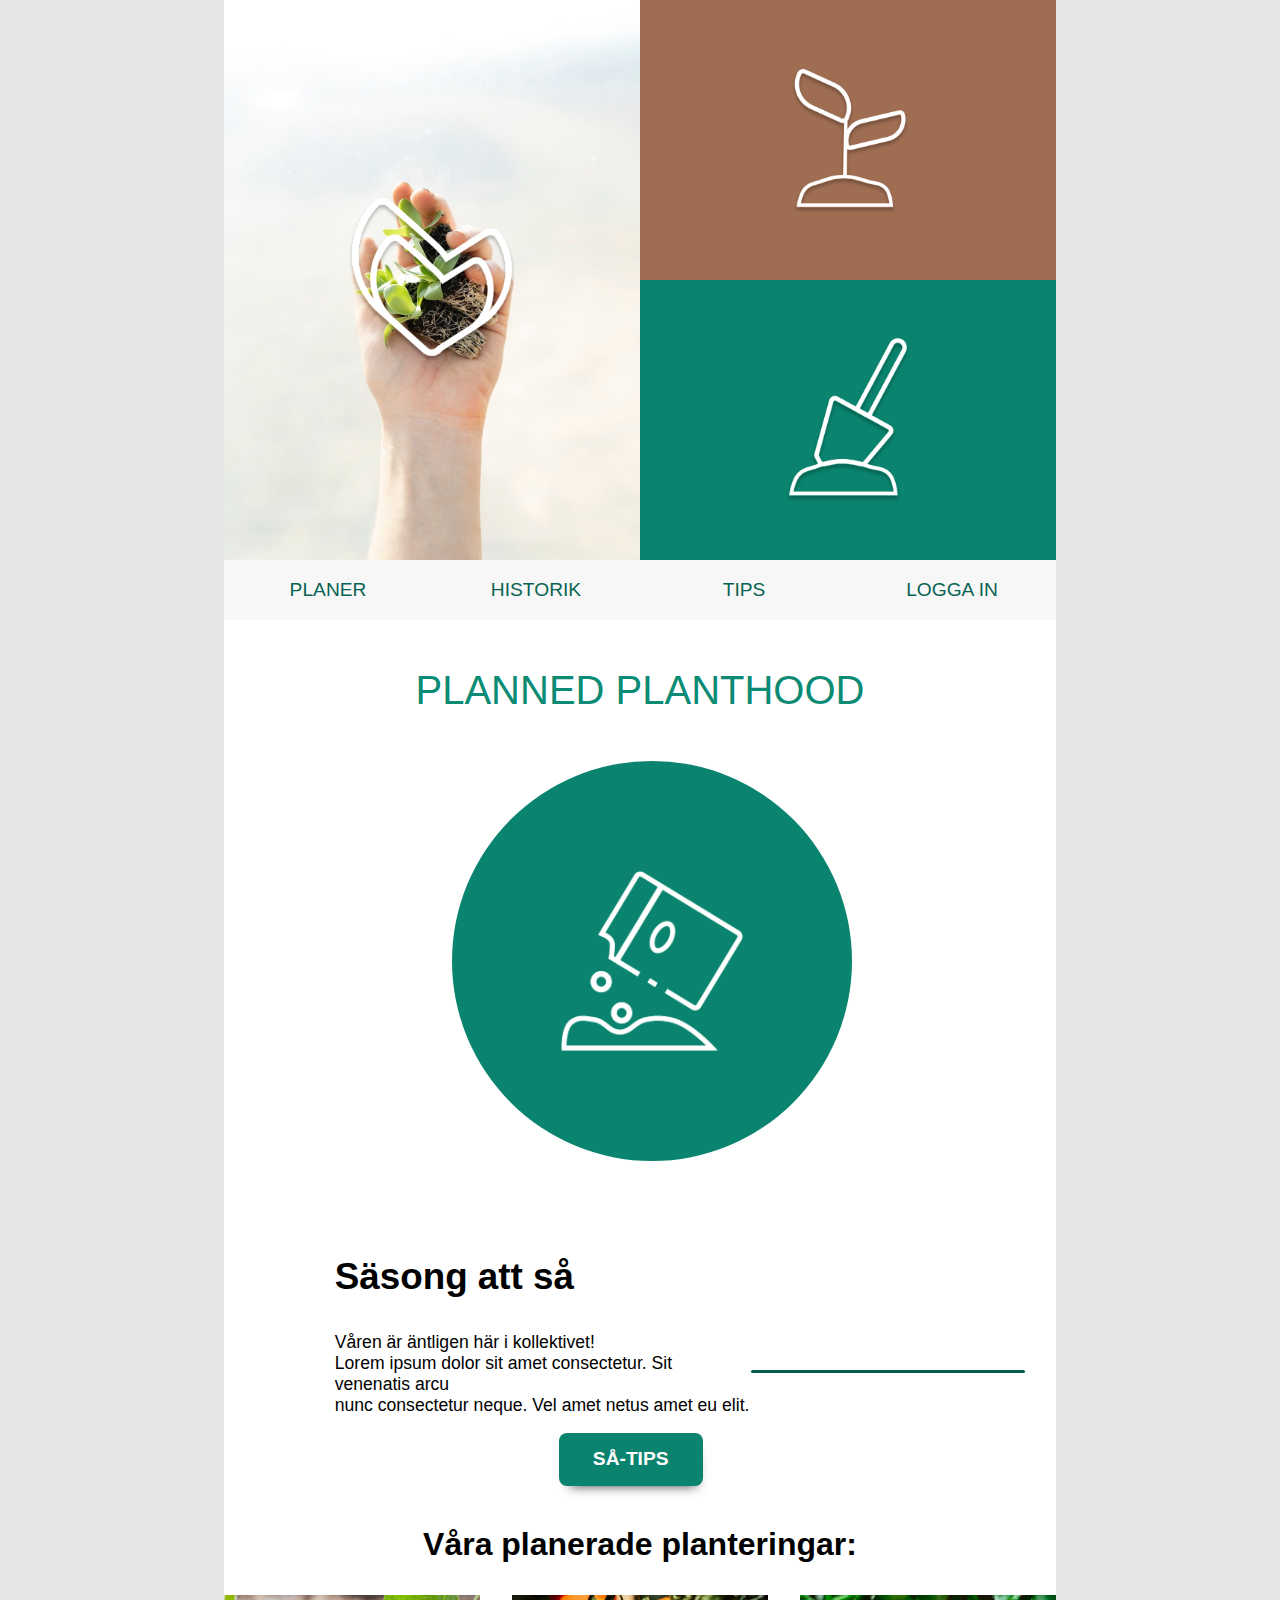
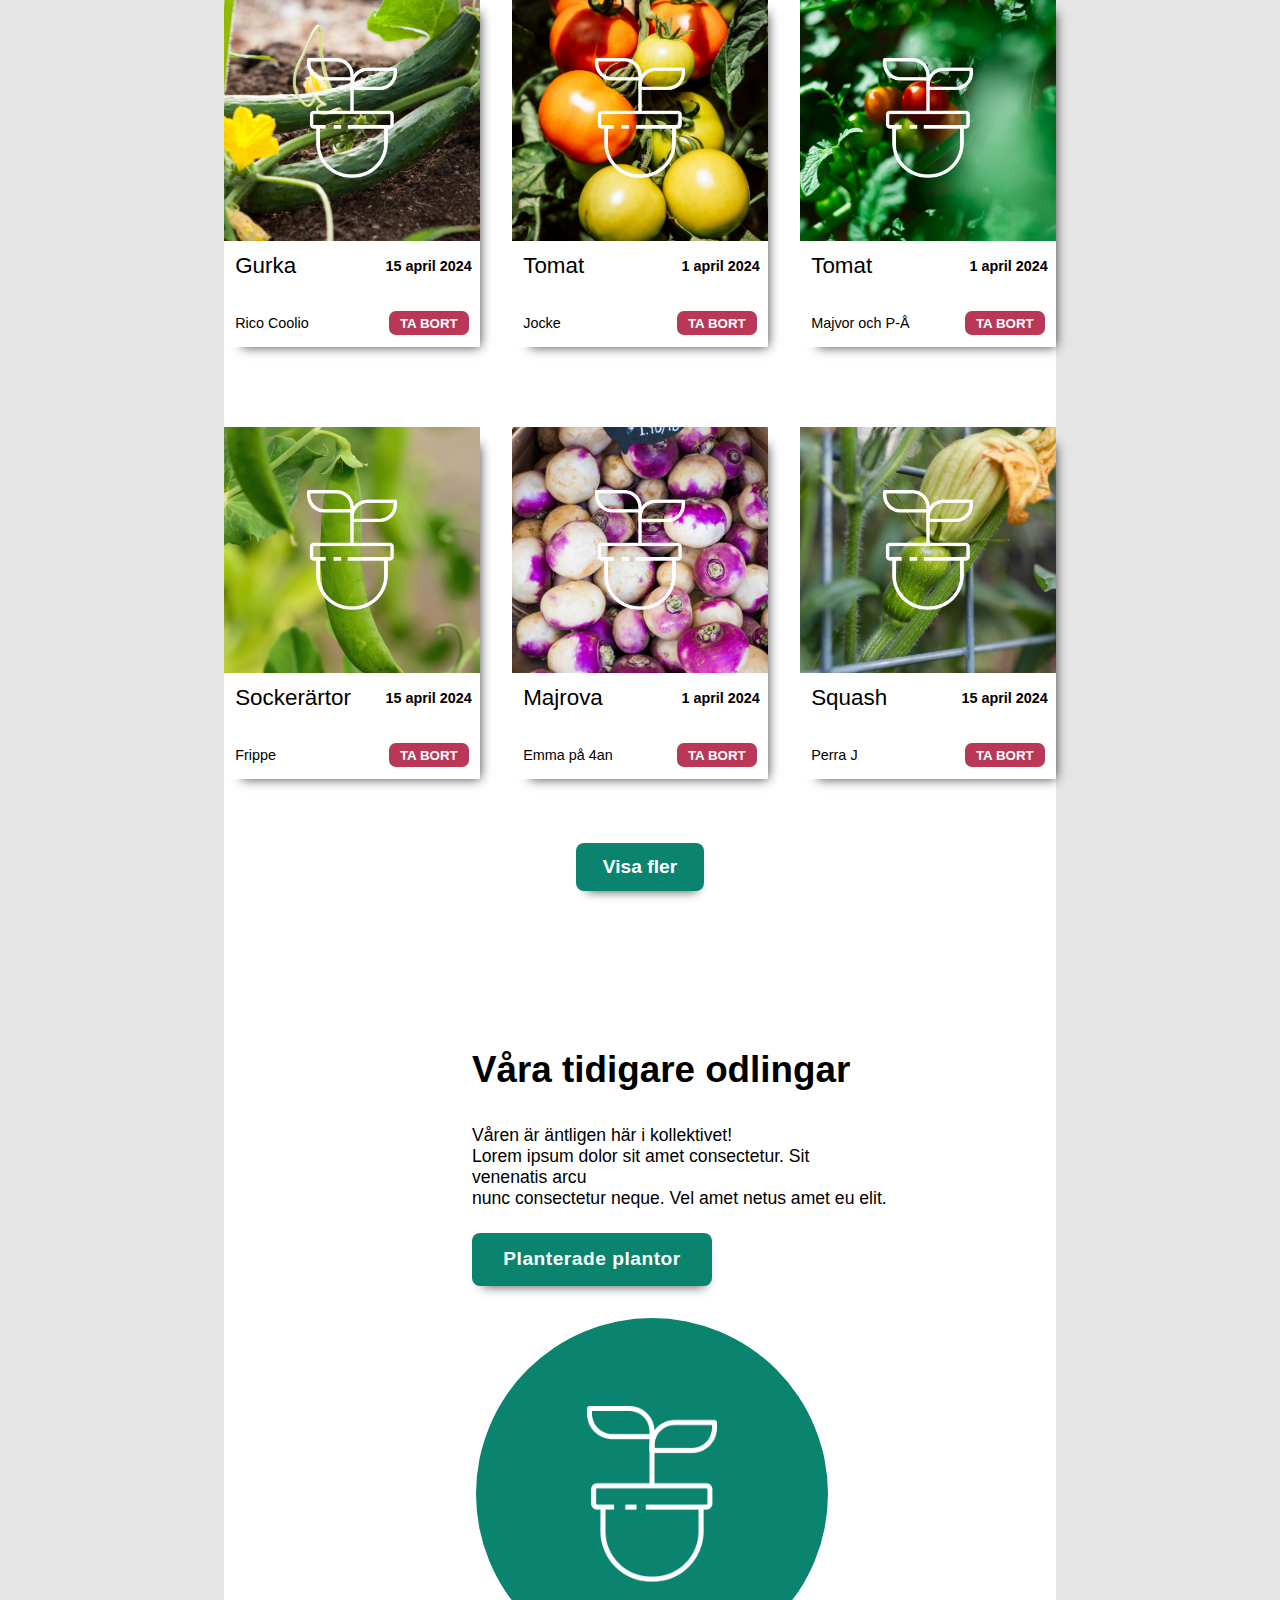
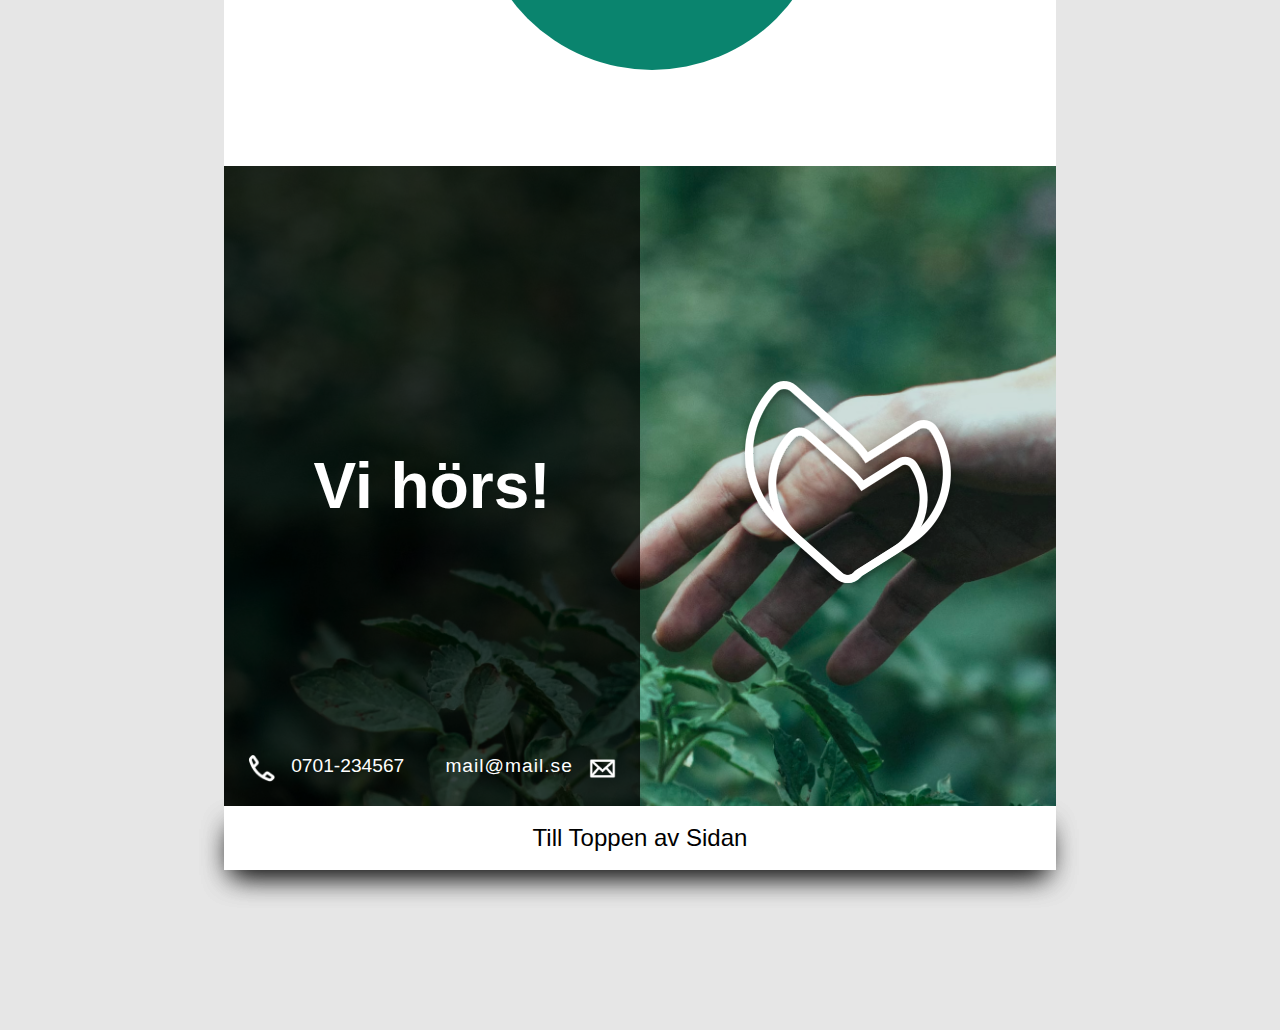
<file: index.html>
<!DOCTYPE html>
<html lang="en">
<head>
  <meta charset="UTF-8">
  <meta name="viewport" content="width=device-width, initial-scale=1.0">
  <title>Planned Planthood</title>
  <link rel="stylesheet" href="styles.css">
  <link rel="stylesheet" href="responsivity.css">
  <link rel="icon" href="icons/Logo.png" type="image/x-icon">
</head>
<body>



<header class="header">


     <section class="header__mobile__hamburger__icon__container">
          <div class="header__mobile__hamburger__icon__part"></div>
          <div class="header__mobile__hamburger__icon__part"></div>
          <div class="header__mobile__hamburger__icon__part"></div>
     </section>


     <div class="header__img-wrapper">
          <img class="header__img" src="images/hand.jpeg" alt="Hand som håller i små plantor">
          <img class="header__img__icon" src="icons/Logo.png" alt="Logotype">
     </div>

     <div class="header__rectangle">
          <img class="header__rectangle__icon" src="icons/seedling.png" alt="An icon of a seedling sprouting out from the ground.">
     </div>

     <div class="header__rectangle">
          <img class="header__rectangle__icon" src="icons/dig.png" alt="An icon of a shovel digging in the dirt">
     </div>
</header>

<nav class="nav__bar">
     <a class="nav__bar__button">PLANER</a>
     <a class="nav__bar__button">HISTORIK</a>
     <a class="nav__bar__button">TIPS</a>
     <a class="nav__bar__button" href="index2.html">LOGGA IN</a>


</nav>

<main>

     <section class="planned__planthood__section">
        
           <h1 class="planned__planthood__section__heading">PLANNED PLANTHOOD</h1>
           <div class="planned__planthood__section__circle">
               <img class="planned__planthood__section__circle__icon" src="icons/Vectorseedpackage.png" alt="Icon of fertilizer being poured into soil.">
           </div>
          <section class="planned__planthood__section__text__section">
               <h2 class="planned__planthood__section__heading__second">Säsong att så</h2>
               <p class="planned__planthood__section__paragraph">Våren är äntligen här i kollektivet!<br> Lorem ipsum dolor sit amet consectetur. 
               Sit venenatis arcu<br class="line__break__desktop"> nunc consectetur neque. Vel amet netus amet eu <br class="line__break__mobile">elit.</p>
               <button class="planned__planthood__section__button">SÅ-TIPS</button>
          </section>
 
          <div class="planned__planthood__section__divider"></div>


     </section>


     <section class="planerade__planteringar__section">

          <h2 class="planerade__planteringar__section__header">Våra planerade planteringar:</h2>
          <section class="planerade__plantering__section__showcase__section">

               <div class="showcase__section__container">

                    <div class="showcase__section__container__image__wrapper">
                         <img class="showcase__section__container__image" src="images/gurka.avif" alt="A picture of a cucumber growing from the plant connected to the ground.">
                         <img class="showcase__section__container__icon" src="icons/plant.png" alt="An icon of a plant with two leafs still in its pot.">
                    </div>

                    <section class="showcase__section__container__text__section">
                         <h3 class="showcase__section__container__header">Gurka</h3>
                         <p class="showcase__section__container__date">15 april 2024</p>
                         <p class="showcase__section__container__name">Rico Coolio</p>
                         <button class="showcase__section__container__button">TA BORT</button>
                         <img class="showcase__section__trashcan__icon" src="icons/trashcan.png" alt="An icon of a trashcan">
                    </section>

               </div>

               <div class="showcase__section__container">

                    <div class="showcase__section__container__image__wrapper">
                         <img class="showcase__section__container__image" src="images/tomater.avif" alt="A picture of a cucumber growing from the plant connected to the ground.">
                         <img class="showcase__section__container__icon" src="icons/plant.png" alt="An icon of a plant with two leafs still in its pot.">
                    </div>

                    <section class="showcase__section__container__text__section">
                         <h3 class="showcase__section__container__header">Tomat</h3>
                         <p class="showcase__section__container__date">1 april 2024</p>
                         <p class="showcase__section__container__name">Jocke</p>
                         <button class="showcase__section__container__button">TA BORT</button>
                         <img class="showcase__section__trashcan__icon" src="icons/trashcan.png" alt="An icon of a trashcan">
                    </section>

               </div>

               <div class="showcase__section__container">

                    <div class="showcase__section__container__image__wrapper">
                         <img class="showcase__section__container__image" src="images/tomat.avif" alt="A picture of a cucumber growing from the plant connected to the ground.">
                         <img class="showcase__section__container__icon" src="icons/plant.png" alt="An icon of a plant with two leafs still in its pot.">
                    </div>

                    <section class="showcase__section__container__text__section">
                         <h3 class="showcase__section__container__header">Tomat</h3>
                         <p class="showcase__section__container__date">1 april 2024</p>
                         <p class="showcase__section__container__name">Majvor och P-Å</p>
                         <button class="showcase__section__container__button">TA BORT</button>
                         <img class="showcase__section__trashcan__icon" src="icons/trashcan.png" alt="An icon of a trashcan">
                    </section>

               </div>

               <div class="showcase__section__container">

                    <div class="showcase__section__container__image__wrapper">
                         <img class="showcase__section__container__image" src="images/ärta.avif" alt="A picture of a cucumber growing from the plant connected to the ground.">
                         <img class="showcase__section__container__icon" src="icons/plant.png" alt="An icon of a plant with two leafs still in its pot.">
                    </div>

                    <section class="showcase__section__container__text__section">
                         <h3 class="showcase__section__container__header">Sockerärtor</h3>
                         <p class="showcase__section__container__date">15 april 2024</p>
                         <p class="showcase__section__container__name">Frippe</p>
                         <button class="showcase__section__container__button">TA BORT</button>
                         <img class="showcase__section__trashcan__icon" src="icons/trashcan.png" alt="An icon of a trashcan">
                    </section>

               </div>

               <div class="showcase__section__container">

                    <div class="showcase__section__container__image__wrapper">
                         <img class="showcase__section__container__image" src="images/lilagrönsak.avif" alt="A picture of a cucumber growing from the plant connected to the ground.">
                         <img class="showcase__section__container__icon" src="icons/plant.png" alt="An icon of a plant with two leafs still in its pot.">
                    </div>

                    <section class="showcase__section__container__text__section">
                         <h3 class="showcase__section__container__header">Majrova</h3>
                         <p class="showcase__section__container__date">1 april 2024</p>
                         <p class="showcase__section__container__name">Emma på 4an</p>
                         <button class="showcase__section__container__button">TA BORT</button>
                         <img class="showcase__section__trashcan__icon" src="icons/trashcan.png" alt="An icon of a trashcan">
                    </section>

               </div>

               <div class="showcase__section__container">

                    <div class="showcase__section__container__image__wrapper">
                         <img class="showcase__section__container__image" src="images/cloesupväxt.avif" alt="A picture of a cucumber growing from the plant connected to the ground.">
                         <img class="showcase__section__container__icon" src="icons/plant.png" alt="An icon of a plant with two leafs still in its pot.">
                    </div>

                    <section class="showcase__section__container__text__section">
                         <h3 class="showcase__section__container__header">Squash</h3>
                         <p class="showcase__section__container__date">15 april 2024</p>
                         <p class="showcase__section__container__name">Perra J</p>
                         <button class="showcase__section__container__button">TA BORT</button>
                         <img class="showcase__section__trashcan__icon" src="icons/trashcan.png" alt="An icon of a trashcan">
                    </section>

               </div>

          </section>

          <button class="showcase__section__button">Visa fler</button>

     </section>

     <section class="tidigare__odlingar__section">

         <section class="tidigare__odlingar__section__text__section">
              <h2 class="tidigare__odlingar__section__heading__second">Våra tidigare odlingar</h2>
              <p class="tidigare__odlingar__section__paragraph">Våren är äntligen här i kollektivet!<br> Lorem ipsum dolor sit amet consectetur. 
              Sit venenatis arcu<br class="line__break__desktop"> nunc consectetur neque. Vel amet netus amet eu <br class="line__break__mobile">elit.</p>
              <button class="tidigare__odlingar__section__button">Planterade plantor</button>
         </section>
         <div class="tidigare__odlingar__section__circle">
          <img class="tidigare__odlingar__section__circle__icon" src="icons/plant.png" alt="Icon of fertilizer being poured into soil.">
      </div>


    </section>

</main>

<footer class="footer">

     <img class="footer__img" src="images/handsidan.avif" alt="En hand som försiktigt nuddar en växt.">


     <div class="footer__container__container">
          <div class="footer__container">
               <h2 class="footer__container__header">Vi hörs!</h2>
               <img class="footer__telephone__icon" src="icons/telephone.png" alt="An icon of a telephone.">
               <p class="footer__telephone__number">0701-234567</p>
               <p class="footer__mail__adress">mail@mail.se</p>
               <img class="footer__mail__icon" src="icons/envelope.png" alt="An icon of an envelope.">
          </div>
         
          <div class="footer__container">
         
              <img class="footer__container__icon" src="icons/Logo.png" alt="Logotype">
         
          </div>
     </div>

</footer>

<a href="#" class="go__to__top__button"><button class="go__to__top__button">Till Toppen av Sidan</button></a>

  
</body>
</html>
</file>
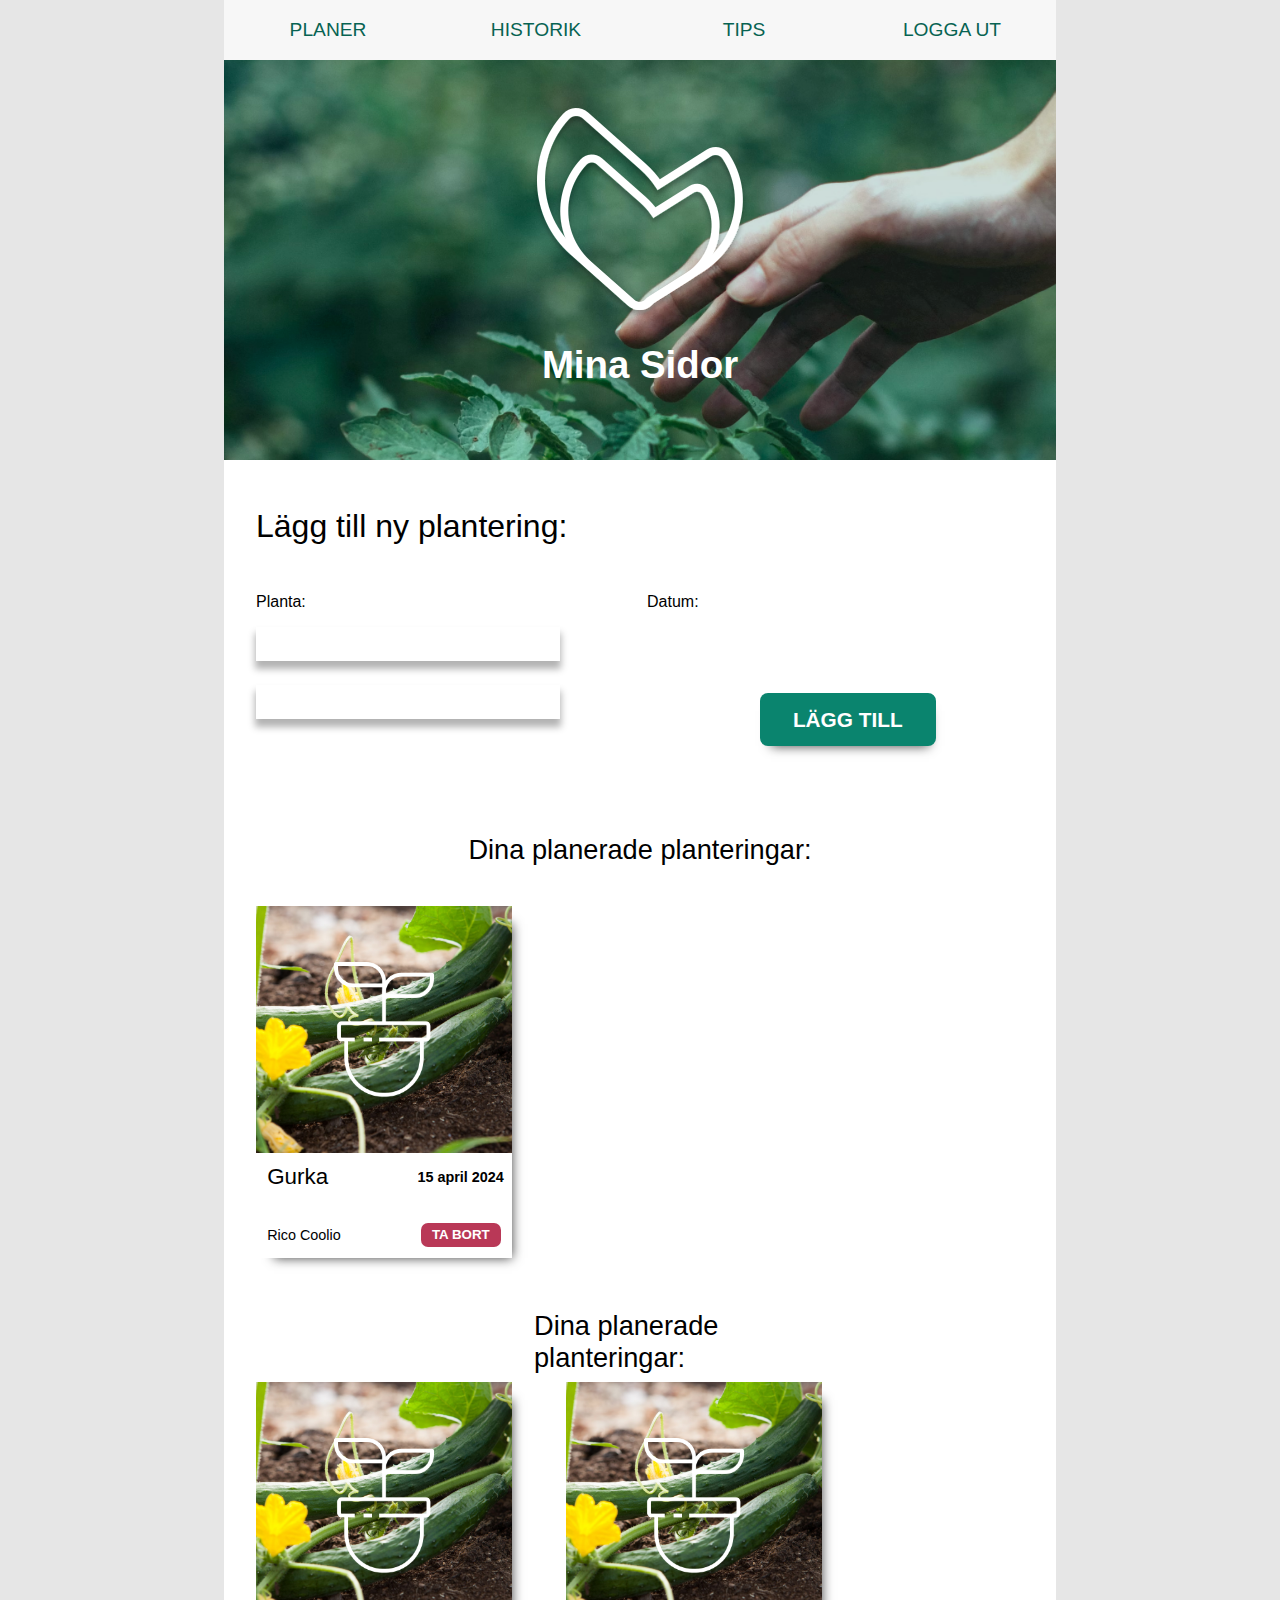
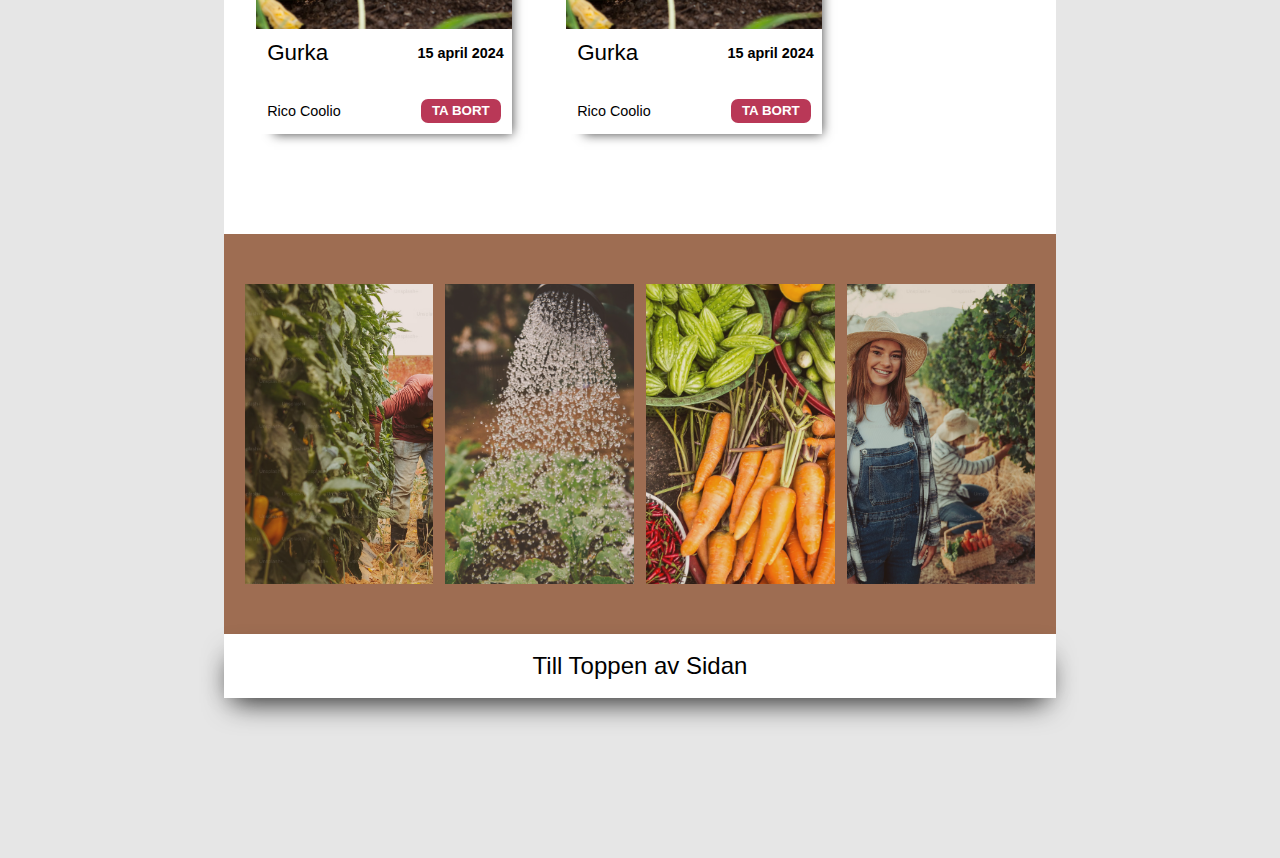
<file: index2.html>
<!DOCTYPE html>
<html lang="en">
<head>
    <meta charset="UTF-8">
    <meta name="viewport" content="width=device-width, initial-scale=1.0">
    <title>Mina sidor</title>
    <link rel="stylesheet" href="styles2.css">
    <link rel="stylesheet" href="responsivity2.css">
    <link rel="icon" href="icons/Logo.png" type="image/x-icon">
</head>
<body>


    <nav class="nav__bar">
        <a class="nav__bar__button">PLANER</a>
        <a class="nav__bar__button">HISTORIK</a>
        <a class="nav__bar__button">TIPS</a>
        <a class="nav__bar__button" href="index.html">LOGGA UT</a>
   </nav>

   <header class="header">
     <section class="header__mobile__hamburger__icon__container">
          <div class="header__mobile__hamburger__icon__part"></div>
          <div class="header__mobile__hamburger__icon__part"></div>
          <div class="header__mobile__hamburger__icon__part"></div>
     </section>

        <img class="header__img" src="images/handsidan.avif" alt="En hand som nuddar en växt.">
        <div class="header__container">
        <img class="header__icon" src="icons/Logo.png" alt="Logotype">
        <h1 class="header__heading">Mina Sidor</h1>
        </div>
   </header>


<main>

   <section class="ny__plantering__section">
        <h2 class="ny__plantering__section__heading">Lägg till ny plantering:</h2>
        <p class="ny__plantering__section__input__type">Planta:</p>
        <p class="ny__plantering__section__input__type">Datum:</p>
        <input class="ny__plantering__section__input">
        <input class="ny__plantering__section__input">
        <button class="ny__plantering__section__button">LÄGG TILL</button>
   </section>   

   <section class="planerade__planteringar__section">
        <h2 class="planerade__planteringar__section__heading">Dina planerade planteringar:</h2>

        <div class="showcase__section__container">

          <div class="showcase__section__container__image__wrapper">
               <img class="showcase__section__container__image" src="images/gurka.avif" alt="A picture of a cucumber growing from the plant connected to the ground.">
               <img class="showcase__section__container__icon" src="icons/plant.png" alt="An icon of a plant with two leafs still in its pot.">
          </div>

          <section class="showcase__section__container__text__section">
               <h3 class="showcase__section__container__header">Gurka</h3>
               <p class="showcase__section__container__date">15 april 2024</p>
               <p class="showcase__section__container__name">Rico Coolio</p>
               <button class="showcase__section__container__button">TA BORT</button>
               <img class="showcase__section__trashcan__icon" src="icons/trashcan.png" alt="An icon of a trashcan">
          </section>

          </div>

          <h2 class="planerade__planteringar__section__second__heading">Dina planerade planteringar:</h2>

          <div class="showcase__section__container">

               <div class="showcase__section__container__image__wrapper">
                    <img class="showcase__section__container__image" src="images/gurka.avif" alt="A picture of a cucumber growing from the plant connected to the ground.">
                    <img class="showcase__section__container__icon" src="icons/plant.png" alt="An icon of a plant with two leafs still in its pot.">
               </div>
     
               <section class="showcase__section__container__text__section">
                    <h3 class="showcase__section__container__header">Gurka</h3>
                    <p class="showcase__section__container__date">15 april 2024</p>
                    <p class="showcase__section__container__name">Rico Coolio</p>
                    <button class="showcase__section__container__button">TA BORT</button>
                    <img class="showcase__section__trashcan__icon" src="icons/trashcan.png" alt="An icon of a trashcan">
               </section>
     
               </div>

               <div class="showcase__section__container">

                    <div class="showcase__section__container__image__wrapper">
                         <img class="showcase__section__container__image" src="images/gurka.avif" alt="A picture of a cucumber growing from the plant connected to the ground.">
                         <img class="showcase__section__container__icon" src="icons/plant.png" alt="An icon of a plant with two leafs still in its pot.">
                    </div>
          
                    <section class="showcase__section__container__text__section">
                         <h3 class="showcase__section__container__header">Gurka</h3>
                         <p class="showcase__section__container__date">15 april 2024</p>
                         <p class="showcase__section__container__name">Rico Coolio</p>
                         <button class="showcase__section__container__button">TA BORT</button>
                         <img class="showcase__section__trashcan__icon" src="icons/trashcan.png" alt="An icon of a trashcan">
                    </section>
          
                    </div>

 </section>

</main>



<footer class="footer">
     <div class="footer__img__container">
          <div class="footer__img__wrapper">
               <img class="footer__img" src="images/plockar.avif" alt="A picture of a man picking vegetables from its plant.">
          </div>
          
          <div class="footer__img__wrapper">
               <img class="footer__img" src="images/vattenkanna.avif" alt="A watering can pouring water onto plants.">
          </div>

          <div class="footer__img__wrapper">
               <img class="footer__img" src="images/massagrönsaker.avif" alt="A picture of a bunch of diffrent vegetables.">
          </div>

          <div class="footer__img__wrapper">
               <img class="footer__img" src="images/tjejmedhatt.avif" alt="A picture of a girl posing while another person in the background is picking vegetables of a plant.">
          </div>
     </div>
</footer>


<a href="#" class="go__to__top__button"><button class="go__to__top__button">Till Toppen av Sidan</button></a>





    
</body>
</html>
</file>
<file: styles.css>
html  {
    margin: 0;
    padding: 0;
    background-color: rgb(230, 230, 230);
}

body {
    width: 65%;
    background-color: white;
    margin: auto;
    margin-bottom: 10rem;
}

main {
    width: 100%;
    height: auto;
    background-color: white;
}

.header {
    height: 35em;
    width: 100%;
    min-width: 80%;
    overflow: hidden;
    display: flex;
    flex-direction: column;
    flex-wrap: wrap;
    justify-content: center;
}

.header__mobile__hamburger__icon__container {
    display: none;
}

.header__mobile__hamburger__icon__part {
    display: none;
}

button:hover {
    cursor: pointer;
}

@media only screen and (max-width: 1200px) {
    .header__img {
      min-height: 100%;
      min-width: 100%;
    }
  }


.header__img-wrapper {
    display: flex; 
    justify-content: center;
    align-items: center;
    height: 100%;
    width: 50%;
}

.header__img {
    height:auto;
    width: 100%;
}

.header__img__icon {
    height: auto;
    width: 13%;
    position: absolute;
}



.header__rectangle {
    height: 50%;
    width: 50%;
    display: flex;
    justify-content: center;
    align-items: center;
}

.header__rectangle__icon {
    height: auto;
    width: 30%;
}

.header__rectangle:nth-of-type(2) {
    background-color: #9E6D52
}

.header__rectangle:nth-of-type(3) {
    background-color: #0A846E;
}


.nav__bar {
    width: 100%;
    height: auto;
    background-color: white;
    display: flex;
    gap: 0;
}

.nav__bar__button {
    border-radius: 0;
    border: none;
    background-color: rgb(247, 247, 247);
    font-size: 1.2rem;
    font-family:'Arial Narrow', Arial;
    width: 25%;
    height: auto;
    padding: 1.2rem 0 1.2rem 0;
    color: #076352;
    font-weight: 500;
    transition: 0.2s;
    text-decoration: none;
    text-align: center;
}

.nav__bar__button:hover {
    background-color: rgb(211, 211, 211);
    transition: 0.1s;
}



.planned__planthood__section {
    padding-top: 3rem;
    display: flex;
    justify-content: center;
    flex-wrap: wrap;
    padding-bottom: 2.5rem;
}

.planned__planthood__section__heading {
    width: 100%;
    margin: 0;
    padding-bottom: 3rem;
    font-size: 2.5rem;
    font-family:'Arial Narrow', Arial;
    font-weight: 500;
    color: #0b8b74;
    text-align: center;
}

.planned__planthood__section__circle {
    width: 25rem;
    height: 25rem;
    background-color: #0A846E;
    border-radius: 50%;
    display: flex;
    justify-content: center;
    align-items: center;
    margin-left: 1.5rem;
    order: 1;
    align-self: flex-start;
}

.planned__planthood__section__circle__icon {
    padding: 30%;
    height: 45%;
    width: auto;
}

.planned__planthood__section__text__section {
    width: 50%;
    height: auto;
    margin-left: 5rem;
    margin-top: 4rem;
    display: flex;
    flex-direction: column;
    order: 2;
}

.line__break__mobile {
    display: none;
}

.planned__planthood__section__heading__second {
    font-family:'Segoe UI', Tahoma, Verdana, sans-serif;
    margin-bottom: 1rem;
    font-size: 2.3rem;
}


.planned__planthood__section__paragraph {
    font-family:'Segoe UI', Tahoma, Verdana, sans-serif;
    font-size: 1.1rem;
}

.planned__planthood__section__button {
    color: white;
    background-color: #0A846E;
    height: 3.3rem;
    width: 9rem;
    font-size: 1.2rem;
    font-family:'Arial Narrow', Arial;
    font-weight: 600;
    border-radius: 8px;
    border: 0;
    align-self: flex-end;
    margin-right: 3rem;
    transition: 0.2s;
    margin-top: 0;
    box-shadow: 2px 9px 11px -9px rgba(0,0,0,0.75);
    -webkit-box-shadow: 2px 9px 11px -9px rgba(0,0,0,0.75);
    -moz-box-shadow: 2px 9px 11px -9px rgba(0,0,0,0.75);
}

.planned__planthood__section__button:hover {
    background-color: #075e4e;
    transition: 0.1s;
}

.planned__planthood__section__divider {
    background-color: #075e4e;
    width: 33%;
    height: 3px;
    border-radius: 10px;
    align-self: center;
    margin-top: 6rem;
    order: 3;
}


.planerade__planteringar__section {
    width: 100%;
    background-color: white;
}

.planerade__planteringar__section__header {
    color: black;
    font-family: 'Arial Narrow', Helvetica, sans-serif;
    font-size: 2rem;
    margin: auto;
    text-align: center;
}

.planerade__plantering__section__showcase__section {
    width: 100%;
    display: flex;
    flex-wrap: wrap;
    align-items: center;
    justify-content: center;
    gap: 2rem;
}

@media only screen and (min-width: 1700px) {
    .planerade__plantering__section__showcase__section {
      gap: 5rem
    }
  }


.showcase__section__container {
    width: 16rem;
    height: 22rem;
    background-color: rgb(255, 255, 255);
    margin: 2rem 0 1rem 0;
    box-shadow: 9px 9px 11px -9px rgba(0,0,0,0.75);
    -webkit-box-shadow: 9px 9px 11px -9px rgba(0,0,0,0.75);
    -moz-box-shadow: 9px 9px 11px -9px rgba(0,0,0,0.75);
}

.showcase__section__container__image__wrapper {
    margin: 0;
    width: 100%;
    height: 70%;
    display: flex;
    justify-content: center;
    align-items: center;
    flex-direction: column;
    overflow: hidden;
}

.showcase__section__container__image {
    object-fit: cover;
    margin: 0;
    max-width: 100%;
    max-height: 100%;
    transform: scale(1.8);
}

.showcase__section__container__icon {
    height: auto;
    width: 7%;
    position: absolute;
    max-width: 7%;
    max-height: auto;
}


.showcase__section__container__text__section {
    margin: 0;
    width: 100%;
    height: 30%;
    display: flex;
    flex-direction: row;
    flex-wrap: wrap;
    justify-content: space-between;
    align-items: center;
    gap: 2rem;
}


.showcase__section__container__header {
    margin: 0.7rem 0 0 0.7rem;
    font-weight: 400;
    font-family: 'Arial Narrow', Helvetica, sans-serif;
    font-size: 1.4rem;
}

.showcase__section__container__date {
    margin: 0.7rem 0.57em 0 0;
    font-weight: bold;
    font-family: 'Arial Narrow', Helvetica, sans-serif;
    font-size: 0.9rem;
}

.showcase__section__container__name {
    margin: 0 0 0.7rem 0.7rem;
    font-family: 'Arial Narrow', Helvetica, sans-serif;
    font-size: 0.9rem;
}

.showcase__section__trashcan__icon {
    display: none;
}

.showcase__section__container__button {
    margin: 0 0.7rem 0.7rem 0;
    width: 5rem;
    height: 1.5rem;
    background-color: #B93857;
    font-family: 'Arial Narrow', Helvetica, sans-serif;
    font-weight: bold;
    color: white;
    border: none;
    border-radius: 7px;
    transition: 0.3s;
}

.showcase__section__container__button:hover {
    background-color: hsl(346, 52%, 31%);
    transition: 0.2s;
    cursor: pointer;
}

.showcase__section__button {
    color: white;
    background-color: #0A846E;
    height: 3rem;
    width: 8rem;
    margin: auto;
    margin-top: 3rem;
    font-size: 1.2rem;
    font-family:'Arial Narrow', Arial;
    font-weight: 600;
    border-radius: 8px;
    border: 0;
    transition: 0.2s;
    box-shadow: 2px 9px 11px -9px rgba(0,0,0,0.75);
    -webkit-box-shadow: 2px 9px 11px -9px rgba(0,0,0,0.75);
    -moz-box-shadow: 2px 9px 11px -9px rgba(0,0,0,0.75);
    display: block;
}

.showcase__section__button:hover {
    background-color: #075e4e;
    transition: 0.1s;
}

.tidigare__odlingar__section {
    padding-top: 4rem;
    display: flex;
    justify-content: center;
    flex-wrap: wrap;
    padding-bottom: 6rem;
}

.tidigare__odlingar__section__heading {
    width: 100%;
    margin: 0;
    padding-bottom: 3rem;
    font-size: 2.5rem;
    font-family:'Arial Narrow', Arial;
    font-weight: 500;
    color: #0b8b74;
    text-align: center;
}

.tidigare__odlingar__section__circle {
    width: 22rem;
    height: 22rem;
    background-color: #0A846E;
    border-radius: 50%;
    display: flex;
    justify-content: center;
    align-items: center;
    margin-left: 1.5rem;
}

.tidigare__odlingar__section__circle__icon {
    padding: 30%;
    height: 50%;
    width: auto;
}

.tidigare__odlingar__section__text__section {
    width: 50%;
    height: auto;
    margin-left: 5rem;
    margin-top: 4rem;
    display: flex;
    flex-direction: column;
}

.tidigare__odlingar__section__heading__second {
    font-family:'Arial Narrow', Arial;
    margin-bottom: 1rem;
    font-size: 2.3rem;
}

.tidigare__odlingar__section__paragraph {
    font-family:'Segoe UI', Tahoma, Verdana, sans-serif;
    font-size: 1.1rem;
}

.tidigare__odlingar__section__button {
    color: white;
    background-color: #0A846E;
    height: 3.3rem;
    width: 15rem;
    letter-spacing: 0.5px;
    font-size: 1.2rem;
    font-family:'Arial Narrow', Arial;
    font-weight: 600;
    border-radius: 8px;
    border: 0;
    align-self: flex-start;
    margin-right: 3rem;
    margin-top: 0.4rem;
    margin-bottom: 2rem;
    transition: 0.2s;
    box-shadow: 2px 9px 11px -9px rgba(0,0,0,0.75);
    -webkit-box-shadow: 2px 9px 11px -9px rgba(0,0,0,0.75);
    -moz-box-shadow: 2px 9px 11px -9px rgba(0,0,0,0.75);
}

.tidigare__odlingar__section__button:hover {
    background-color: #075e4e;
    transition: 0.1s;
}

.footer {
    width: 100%;
    height: 40rem;
    overflow: hidden;
    display: flex;
    justify-content: center;
    align-items: center;
    flex-direction: column;
    position: relative;
}

.footer:nth-child(2) {
    background-color: yellow;
}

.footer__img {
    height: 1080px;
    width: 1920px;
    display: block;
    object-fit: cover;
    transform: scale(0.7);
    z-index: 1;
    position: absolute;
}

.footer__container__container {
    display: flex;
    height: 40rem;
    width: 100%;
    position: absolute;
    z-index: 2;
    gap: 0;
    margin: 0;
}

.footer__container:nth-child(1) {
    background-color: rgba(0, 0, 0, 0.75);
    position: relative;
    display: flex;
    align-items: flex-end;
    flex-direction: row;
    gap: 1rem;
    order: 1;
}

.footer__container:nth-child(2) {
    background-color: rgba(5, 86, 71, 0.2);
    display: flex;
    justify-content: center;
    align-items: center;
    order: 2;
}

.footer__container {
    font-family:'Arial Narrow', Arial;
    color: white;
    width: 50%;
    height: 100%;
    margin: 0;
}

.footer__container__header {
    position: absolute;
    margin: auto;
    font-size: 4rem;
    align-self: center;
    width: 100%;
    text-align: center;
}

.footer__mail__icon {
    width: 1.7rem;
    height: 1.7rem;
    margin: 1.5rem 1.5rem 1.5rem 0;
    display: block;
}

.footer__telephone__icon {
    width: 1.7rem;
    height: 1.7rem;
    margin: 1.5rem 0 1.5rem 1.5rem;
}

.footer__telephone__number {
    font-family: Arial;
    margin: 1.5rem 0 1.8rem 0;
    font-size: 1.2rem;
}

.footer__mail__adress {
    font-family: Arial;
    letter-spacing: 1px;
    margin: 1.5rem 0 1.8rem;
    margin-left: auto;
    display: block;
    font-size: 1.2rem;
}

.go__to__top__button {
    display: block;
    width: 100%;
    height: 4rem;
    font-family: Arial;
    text-align: center;
    border: none;
    background-color: white;
    font-size: 1.5rem;
    font-weight: lighter;
    text-align: center;
    text-decoration: none;
    box-shadow: -1px 14px 28px -9px rgba(0,0,0,0.75);
    -webkit-box-shadow: -1px 14px 28px -9px rgba(0,0,0,0.75);
    -moz-box-shadow: -1px 14px 28px -9px rgba(0,0,0,0.75);
    transition: 0.3s;
}

.go__to__top__button:hover {
    border-top: none;
    font-size: 1.6rem;
    background-color: rgb(226, 226, 226);
    transition: 0.3s;
}

.go__to__top__button:visited {
    color: black;
}
</file>
<file: responsivity.css>
/* MOBIL ANPASSNING: */

@media only screen and (max-width: 450px) {

    body {
        width: 100%;
        margin-bottom: 0;
    }

    .nav__bar {
        display: none;
    }

    .header {
        position: relative;
        height: 35rem;
    }

    .header__img-wrapper {
        position: relative;
        height: 66.6%;
        width: 100%;
    }

    .header__img {
        position: absolute;
        height: 2406px;
        width: 1603px;
        transform: scale(0.3);
        display: block; 
        margin-bottom: 13rem;
    }

    .header__img__icon {
        height: 11rem;
        width: auto;
        margin-bottom: 13rem;
    }

    .header__rectangle {
        position: absolute;
        width: 50%;
        height: 33.3%;
        display: flex;
    }

    .header__rectangle__icon {
        height: 8rem;
        width: auto;
    }

    .header__rectangle:nth-of-type(2) {
        background-color: #9E6D52;
        left: 0;
        bottom: 0;
        
    }
    
    .header__rectangle:nth-of-type(3) {
        background-color: #0A846E;
        right: 0;
        bottom: 0;
    }

    .header__mobile__hamburger__icon__container {
        position: absolute;
        display: flex;
        flex-direction: column;
        justify-content: center;
        width: 2.5rem;
        height: 2.5rem;
        top: 0;
        right: 0;
        margin: 0.7rem 0.7rem 0 0;
        z-index: 3;
        gap: 6px;
    }

    .header__mobile__hamburger__icon__part {
        background-color: white;
        height: 0.35rem;
        width: 2.5rem;
        z-index: 3;
        display: block;
        border-radius: 3rem;
        box-shadow: 0px 3px 5px 1px rgba(0,0,0,0.40);
        -webkit-box-shadow: 0px 3px 5px 1px rgba(0,0,0,0.40);
        -moz-box-shadow: 0px 3px 5px 1px rgba(0,0,0,0.40);
    }










    .planned__planthood__section {
        align-items: center;
    }

   .planned__planthood__section__heading {
        font-size: 1.5rem;
        padding-bottom: 0;
    }

    .planned__planthood__section__circle {
        order: 2;
    }

    .planned__planthood__section__text__section {
        order: 1;
        margin-top: 0;
        width: 100%;
        margin-left: 0;
    }

    .planned__planthood__section__heading__second {
        margin-top: 3rem;
        width: 100%;
        text-align: center;
        font-size: 1.3rem;
        margin-bottom: 0;
    }

    .planned__planthood__section__paragraph {
        width: 100%;
        text-align: center;
        font-size: 0.9rem;
    }
    
    .planned__planthood__section__divider {
        order: 3;
        width: 60%;
    }

    .planned__planthood__section__button {
        height: 2.5rem;
        width: 7rem;
        font-size: 1rem;
        margin: 0;
        margin-bottom: 3rem;
        margin-top: 1rem;
        align-self: center;
    }

    .planned__planthood__section__circle {
        height: 20rem;
        width: 20rem;
        align-self: center;
        margin: 0;
    }

    .line__break__desktop {
        display: none;
    }

    .line__break__mobile {
        display: block;
    }







    .planerade__planteringar__section__header {
        font-size: 1.3rem;
    }

    .planerade__plantering__section__showcase__section {
        gap: 0.3rem;
    }

    .showcase__section__container {
        width: 12rem;
        height: 18rem;
    }

    .showcase__section__container__icon {
        height: auto;
        width: 5.5rem;
        min-width: 5.5rem;
    }

    .showcase__section__container__text__section {
        gap: 0.1rem;
    }

    .showcase__section__container__header {
        font-size: 1rem;
        margin: 0.7rem 0.7rem 0.7rem 0.7rem;
    }

    .showcase__section__container__date {
        font-size: 0.8rem;
        margin: 0.7rem 0.3rem 0.7rem 0;
    }

    .showcase__section__container__name {
        margin: 0 0 0.7rem 0.7rem;
    }

    .showcase__section__container__button {
        display: none;
    }

    .showcase__section__trashcan__icon {
        display: block;
        height: 22px;
        width: 20px;
        filter: brightness(0) saturate(100%) invert(27%) sepia(39%) saturate(3134%) hue-rotate(319deg) brightness(100%) contrast(83%);
        margin: 0 0.7rem 0.7rem 0;
    }

    .showcase__section__button {
        margin-top: 1.5rem;
    }





    .tidigare__odlingar__section {
        align-items: center;
        padding-bottom: 5rem;
    }
    
    .tidigare__odlingar__section__heading {
        font-size: 1.5rem;
        padding-bottom: 0;
    }
    
    .tidigare__odlingar__section__circle {
        order: 1;
    }
    
    .tidigare__odlingar__section__text__section {
        order: 2;
        margin-top: 0;
        width: 100%;
        margin-left: 0;
    }
    
    .tidigare__odlingar__section__heading__second {
        margin-top: 3rem;
        width: 100%;
        text-align: center;
        font-size: 1.3rem;
        margin-bottom: 0;
    }
    
    .tidigare__odlingar__section__paragraph {
        width: 100%;
        text-align: center;
        font-size: 0.9rem;
    }
    
    .tidigare__odlingar__section__button {
        height: 2rem;
        width: 12rem;
        font-size: 1rem;
        margin: 0;
        margin-top: 1rem;
        align-self: center;
    }
    
    .tidigare__odlingar__section__circle {
        height: 20rem;
        width: 20rem;
        align-self: center;
        margin: 0;
    }
    







    .footer {
        height: 50rem;
        background-color: lime;
    }

    .footer__img {
        height: auto;
        width: auto;
        transform: scale(0.2);
    }

    .footer__container__container {
        height: 100%;
        width: 100%;
        flex-direction: column;
    }

    .footer__container:nth-child(1) {
        width: 100%;
        height: 50%;
        background-color: rgba(0, 0, 0, 0.75);
        position: relative;
        display: flex;
        align-items: flex-end;
        flex-direction: row;
        gap: 1rem;
        order: 2;
    }
    
    .footer__container:nth-child(2) {
        width: 100%;
        height: 50%;
        background-color: rgba(5, 86, 71, 0.2);
        display: flex;
        justify-content: center;
        align-items: center;
        order: 1;
    }

    .footer__container__header {
        font-size: 2.2rem;
    }

    .footer__mail__icon {
        width: 1.2rem;
        height: 1.2rem;
        margin: 1.5rem 1.5rem 1.5rem 0;
    }
    
    .footer__telephone__icon {
        width: 1.2rem;
        height: 1.2rem;
        margin: 1.5rem 0 1.5rem 1.5rem;
    }
    
    .footer__telephone__number {
        font-family: Arial;
        margin: 1.5rem 0 1.8rem 0;
        font-size: 0.7rem;
    }
    
    .footer__mail__adress {
        font-family: Arial;
        letter-spacing: 1px;
        margin: 1.5rem 0 1.8rem;
        margin-left: auto;
        display: block;
        font-size: 0.7rem;
    }









    .go__to__top__button {
        font-size: 1rem;
    }
}
</file>
<file: styles2.css>
html  {
    margin: 0;
    padding: 0;
    background-color: rgb(230, 230, 230);
}

body {
    width: 65%;
    background-color: white;
    margin: auto;
    margin-bottom: 10rem;
}

.nav__bar {
    width: 100%;
    height: auto;
    background-color: white;
    display: flex;
    gap: 0;
}

.nav__bar__button {
    border-radius: 0;
    border: none;
    background-color: rgb(247, 247, 247);
    font-size: 1.2rem;
    font-family:'Arial Narrow', Arial;
    width: 25%;
    height: auto;
    padding: 1.2rem 0 1.2rem 0;
    color: #076352;
    font-weight: 500;
    transition: 0.2s;
    text-decoration: none;
    text-align: center;
}

.nav__bar__button:hover {
    background-color: rgb(211, 211, 211);
    transition: 0.1s;
}

.header {
    width: 100%;
    height: 25rem;
    overflow: hidden;
    position: relative;
    display: flex;
    justify-content: center;
    align-items: center;
}

.header__img {
   width: 1920px;
   height: 1080px;
   position: absolute;
   object-fit: cover;
   transform: scale(0.6);
}

@media only screen and (min-width: 1750px) {
    .header__img {
        transform: scale(0.8)
    }
}

.header__mobile__hamburger__icon__container {
    display: none;
}

.header__mobile__hamburger__icon__part {
    display: none;
}

.header__container {
    background-color: rgba(5, 86, 71, 0.2);
    position: absolute;
    width: 100%;
    height: 100%;
    color: white;
    display: flex; 
    justify-content: center;
    align-items: center;
    flex-direction: column;
    font-family:'Arial Narrow', Arial;
    font-size: 1.2rem;
}

.ny__plantering__section {
    width: 100%;
    background-color: white;
    display: flex;
    flex-wrap: wrap;
}

.ny__plantering__section__heading {
    font-family:'Arial Narrow', Arial;
    font-weight: 200;
    margin: 3rem 2rem 2rem 2rem;
    font-size: 2rem;
    width: 100%;
}

.ny__plantering__section__input__type {
    width: 47%;
    font-size: 1rem;
    font-family:'Arial Narrow', Arial;
}

.ny__plantering__section__input__type:first-of-type {
    margin-left: 2rem;
}

.ny__plantering__section__input {
    width: 36%;
    height: 2rem;
    box-shadow: 0px 7px 7px 1px rgba(0,0,0,0.3);
    -webkit-box-shadow: 0px 7px 7px 1px rgba(0,0,0,0.3);
    -moz-box-shadow: 0px 7px 7px 1px rgba(0,0,0,0.3);
    border: none;
    margin-left: 2rem;
    font-family:'Arial Narrow', Arial;
    font-size: 1rem;
    margin-bottom: 1.5rem;
    margin-right: 5rem;
}

.ny__plantering__section__input:first-of-type {
    margin-right: 5.3rem;
}

.ny__plantering__section__button {
    color: white;
    background-color: #0A846E;
    height: 3.3rem;
    width: 11rem;
    font-size: 1.3rem;
    font-family:'Arial Narrow', Arial;
    font-weight: bold;
    border-radius: 8px;
    border: 0;
    margin: auto;
    transition: 0.2s;
    margin-top: 0.5rem;
    margin-bottom: 5.5rem;
    box-shadow: 2px 9px 11px -9px rgba(0,0,0,0.75);
    -webkit-box-shadow: 2px 9px 11px -9px rgba(0,0,0,0.75);
    -moz-box-shadow: 2px 9px 11px -9px rgba(0,0,0,0.75);
}

.ny__plantering__section__button:hover {
    background-color: #075e4e;
    transition: 0.1s;
}

.planerade__planteringar__section {
    display: grid;
    grid-template-columns: repeat(3, 1fr);
    grid-template-rows: repeat(2, 1fr);
    grid-column-gap: 22px;
    grid-row-gap: 20px; 
    height: 55rem;
    position: relative;
    padding-top: 2.5rem;
    padding-bottom: 5rem;
}

.planerade__planteringar__section__heading {
    position: absolute;
    justify-self: center;
    font-family:'Arial Narrow', Arial;
    font-size: 1.7rem;
    font-weight: 500;
    margin: 0;
}

.planerade__planteringar__section__second__heading {
    justify-self: center;
    font-family:'Arial Narrow', Arial;
    font-size: 1.7rem;
    font-weight: 500;
    margin: 0;
    grid-area: 2 / 2 / 3 / 3;
}









.showcase__section__container {
    width: 16rem;
    height: 22rem;
    background-color: rgb(255, 255, 255);
    margin: 2rem 0 2rem 2rem;
    box-shadow: 9px 9px 11px -9px rgba(0,0,0,0.75);
    -webkit-box-shadow: 9px 9px 11px -9px rgba(0,0,0,0.75);
    -moz-box-shadow: 9px 9px 11px -9px rgba(0,0,0,0.75);
}

.showcase__section__container:nth-of-type(1) {
    grid-area: 1 / 1 / 2 / 2;
}

.showcase__section__container:nth-of-type(2) {
    grid-area: 2 / 1 / 3 / 2;
    margin-top: 4.5rem;
}

.showcase__section__container:nth-of-type(3) {
    grid-area: 2 / 2 / 3 / 3; 
    margin-top: 4.5rem;
}



.showcase__section__container__image__wrapper {
    margin: 0;
    width: 100%;
    height: 70%;
    display: flex;
    justify-content: center;
    align-items: center;
    flex-direction: column;
    overflow: hidden;
}

.showcase__section__container__image {
    object-fit: cover;
    margin: 0;
    max-width: 100%;
    max-height: 100%;
    transform: scale(1.8);
}

.showcase__section__container__icon {
    height: auto;
    width: 12%;
    position: absolute;
    max-width: 12%;
    max-height: auto;
}


.showcase__section__container__text__section {
    margin: 0;
    width: 100%;
    height: 30%;
    display: flex;
    flex-direction: row;
    flex-wrap: wrap;
    justify-content: space-between;
    align-items: center;
    gap: 2rem;
}


.showcase__section__container__header {
    margin: 0.7rem 0 0 0.7rem;
    font-weight: 400;
    font-family: 'Arial Narrow', Helvetica, sans-serif;
    font-size: 1.4rem;
}

.showcase__section__container__date {
    margin: 0.7rem 0.57em 0 0;
    font-weight: bold;
    font-family: 'Arial Narrow', Helvetica, sans-serif;
    font-size: 0.9rem;
}

.showcase__section__container__name {
    margin: 0 0 0.7rem 0.7rem;
    font-family: 'Arial Narrow', Helvetica, sans-serif;
    font-size: 0.9rem;
}

.showcase__section__trashcan__icon {
    display: none;
}

.showcase__section__container__button {
    margin: 0 0.7rem 0.7rem 0;
    width: 5rem;
    height: 1.5rem;
    background-color: #B93857;
    font-family: 'Arial Narrow', Helvetica, sans-serif;
    font-weight: bold;
    color: white;
    border: none;
    border-radius: 7px;
    transition: 0.3s;
}

.showcase__section__container__button:hover {
    background-color: hsl(346, 52%, 31%);
    transition: 0.2s;
    cursor: pointer;
}





.footer {
    width: 100%;
    height: 25rem;
    display: flex;
    justify-content: center;
    align-items: center;
    background-color: #9E6D52;
}

.footer__img__container {
    width: 95%;
    height: 100%;
    display: grid;
    grid-template-columns: repeat(4, 1fr);
    grid-template-rows: 1;
    grid-column-gap: 12px;
    grid-row-gap: 12px; 
    justify-content: center;
    align-items: center;
    
}

.footer__img__wrapper:nth-of-type(2) {
    

    .footer__img {
      transform: scale(1.4);
    }
    

}

.footer__img__wrapper {
    height: 75%;
    align-self: center;
    overflow: hidden;
    display: flex;
    justify-content: center;
    align-items: center;
} 


.footer__img {
    width: auto;
    height: 100%;
    display: block;
    filter:opacity(80%)
}























.go__to__top__button {
    width: 100%;
    height: 4rem;
    font-family: Arial;
    text-align: center;
    border: none;
    background-color: white;
    font-size: 1.5rem;
    font-weight: lighter;
    box-shadow: -1px 14px 28px -9px rgba(0,0,0,0.75);
    -webkit-box-shadow: -1px 14px 28px -9px rgba(0,0,0,0.75);
    -moz-box-shadow: -1px 14px 28px -9px rgba(0,0,0,0.75);
    transition: 0.3s;
}

.go__to__top__button:hover {
    border-top: none;
    font-size: 1.6rem;
    background-color: rgb(226, 226, 226);
    transition: 0.3s;
}

a {
    text-decoration: none;
}
</file>
<file: responsivity2.css>
@media only screen and (max-width: 450px) {

    body {
        width: 100%;
        margin-bottom: 0;
    }

    .nav__bar {
        display: none;
        overflow: hidden;
        max-width: 100%;
        margin: 0;
    }

    .header {
        height: 30rem;

    }

    .header__img {
        transform: scale(1.7);
        height: 400px;
        width: auto;
    }

    .header__mobile__hamburger__icon__container {
        position: absolute;
        display: flex;
        flex-direction: column;
        justify-content: center;
        width: 2.5rem;
        height: 2.5rem;
        top: 0;
        right: 0;
        margin: 0.7rem 0.7rem 0 0;
        z-index: 3;
        gap: 6px;
    }

    .header__mobile__hamburger__icon__part {
        background-color: white;
        height: 0.35rem;
        width: 2.5rem;
        z-index: 3;
        display: block;
        border-radius: 3rem;
        box-shadow: 0px 3px 5px 1px rgba(0,0,0,0.40);
        -webkit-box-shadow: 0px 3px 5px 1px rgba(0,0,0,0.40);
        -moz-box-shadow: 0px 3px 5px 1px rgba(0,0,0,0.40);
    }

    .ny__plantering__section {
        flex-direction: column;
        position: relative;
        padding-bottom: 5rem;
        flex-wrap: nowrap;
        overflow: hidden;

    }

    .ny__plantering__section__heading {
        font-size: 1.8rem;
        order: 0;
        margin: 3rem 0 2rem 0;
        text-align: center;
    }

    .ny__plantering__section__input__type {
        margin-left: 2rem;
    }

    .ny__plantering__section__input__type:nth-of-type(1) {
        order: 1
    }

    .ny__plantering__section__input__type:nth-of-type(2) {
        order: 3;
    }

    .ny__plantering__section__input {
        width: 85%;
    }

    .ny__plantering__section__input:nth-of-type(1) {
        order: 2;
    }

    .ny__plantering__section__input:nth-of-type(2) {
        order: 4;

    }

    .ny__plantering__section__button {
        order: 5;
        width: 8rem;
        height: 2.7rem;
        font-size: 1.1rem;
        margin: 0 auto;
        
    }







    .showcase__section__container__image {
        width: 100%;
        height: 100%;
        max-width: 100%;
        transform: none;
    }

    .planerade__planteringar__section {
        box-sizing: border-box;
        grid-row-gap: 1px;
        grid-column-gap: 1px;
        overflow: hidden;
        max-width: 100%;
        grid-template-columns: repeat(2, 0.5fr);
        grid-template-rows: repeat(3, 0.5fr); 
        height: 43rem;
        padding-bottom: 0;
    }

    .showcase__section__container__text__section {
        gap: 0.8rem;
    }

    .showcase__section__container {
        width: 11rem;
        height: 15rem;
        align-self: center;
        justify-self: center;
        margin: 2rem 0 2rem 0;
        overflow: hidden;
        box-shadow: 9px 9px 11px -9px rgba(0,0,0,0.75);
        -webkit-box-shadow: 9px 9px 11px -9px rgba(0,0,0,0.75);
        -moz-box-shadow: 9px 9px 11px -9px rgba(0,0,0,0.75);
    }

    .showcase__section__container__icon {
        display: none;
    }

    .showcase__section__container__header {
        font-size: 1.1rem;
        font-weight: 500;
    }

    .showcase__section__container__date {
        font-size: 0.7rem;
    }

    .showcase__section__container__name {
        font-size: 0.8rem;
    }
    
    .showcase__section__trashcan__icon {
        display: block;
        height: 22px;
        width: 20px;
        filter: brightness(0) saturate(100%) invert(27%) sepia(39%) saturate(3134%) hue-rotate(319deg) brightness(100%) contrast(83%);
        margin: 0 0.7rem 0.7rem 0;
    }














    .showcase__section__container__button {
        display: none;
    }


    .planerade__planteringar__section__heading {
        font-size: 1.4rem;
    }



    .planerade__planteringar__section__second__heading {
        grid-column: 1 / 3;
        font-size: 1.4rem;
        margin-bottom: 0;
    }



















    

    .footer {
        overflow: hidden;
        height: 17rem;
        padding-top: 1rem;
        padding-bottom: 1rem;
    }

    .footer__img__wrapper {
        height: 90%;
    }

    .footer__img__container {
        grid-template-columns: repeat(2, 1fr);
        grid-template-rows: repeat(2, 1fr);
        grid-column-gap: 10px;
        grid-row-gap: 0px; 
    }

    .footer__img {
        width: 1920px;
        height: 1080px;
        transform: scale(0.13);
    }

    .footer__img__wrapper:nth-of-type(2) {
    

        .footer__img {
          width: 1080px;
          height: 1920px;
          transform: scale(0.2);
        }
        
    
    }
    

    .go__to__top__button {

        padding: 0;
        box-shadow: -1px 14px 28px -9px rgba(0,0,0,0.75);
        -webkit-box-shadow: -1px 14px 28px -9px rgba(0,0,0,0.75);
        -moz-box-shadow: -1px 14px 28px -9px rgba(0,0,0,0.75);
        display: block;
        
    }

}
</file>
